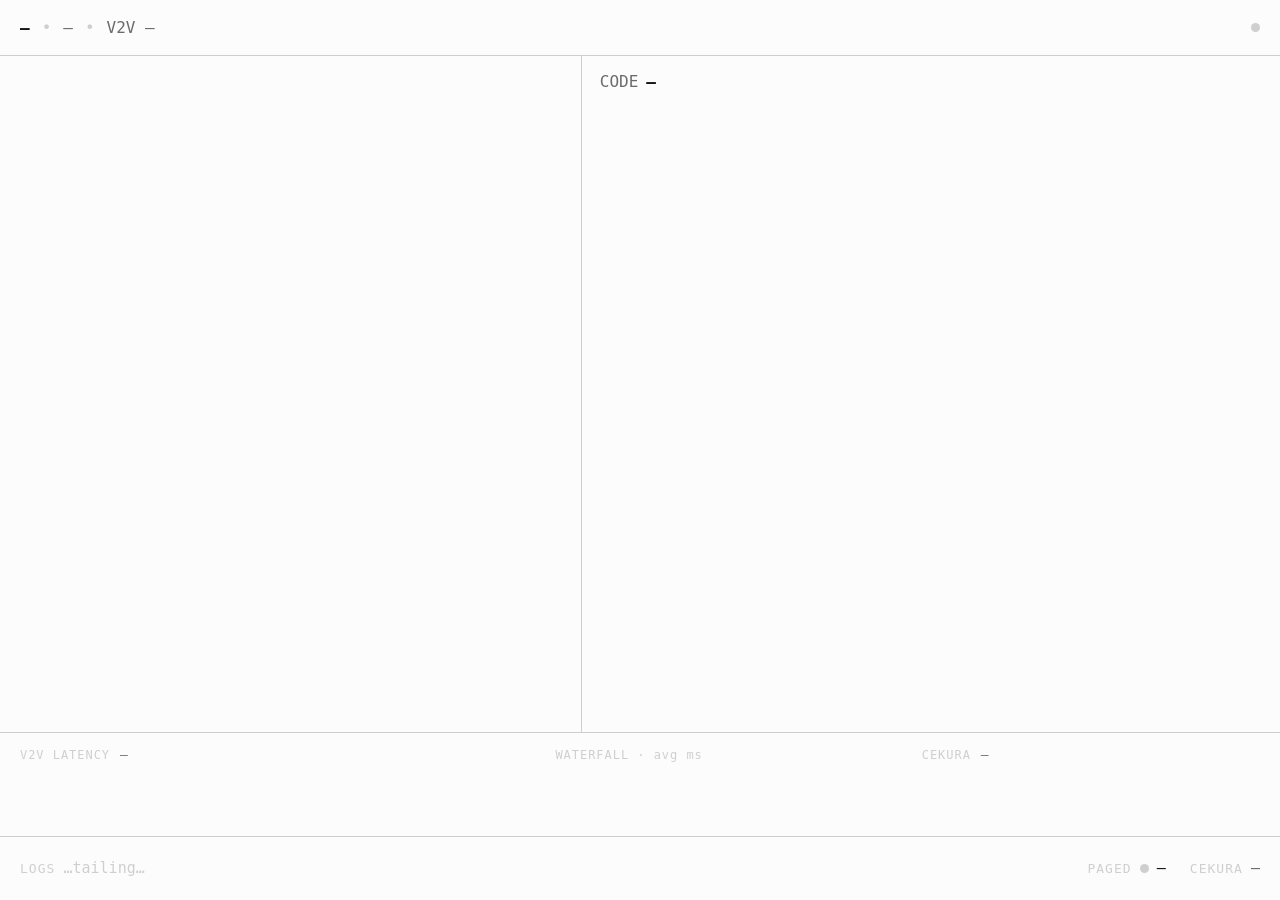
<file: yc-voice-agents-hackathon/dashboard/index.html>
<!doctype html>
<html lang="en">
<head>
  <meta charset="utf-8">
  <meta name="viewport" content="width=device-width, initial-scale=1">
  <title>Mission Control — Incident Triage</title>
  <link rel="stylesheet" href="style.css">
</head>
<body>
  <!-- HEADER -->
  <header id="header">
    <span id="hdr-incident" class="hdr-strong">—</span>
    <span class="hdr-sep">•</span>
    <span id="hdr-session" class="hdr-dim">—</span>
    <span class="hdr-sep">•</span>
    <span id="hdr-v2v" class="hdr-dim">V2V —</span>
    <span id="conn-dot" class="conn-dot" title="connection"></span>
  </header>

  <!-- TRACE / TRANSCRIPT (left) -->
  <section id="trace" class="trace">
    <div id="trace-feed" class="trace-feed"></div>
  </section>

  <!-- CODE HERO (right) -->
  <section id="code" class="code">
    <div class="code-head">
      <span class="code-label">CODE</span>
      <span id="code-file" class="code-file">—</span>
      <span id="code-tag" class="code-tag"></span>
    </div>
    <pre id="code-diff" class="code-diff"></pre>
  </section>

  <!-- METRICS (curves) -->
  <section id="metrics" class="metrics">
    <div class="metric-cell">
      <div class="metric-head"><span class="metric-key">V2V LATENCY</span><span id="lat-stat" class="metric-stat">—</span></div>
      <div id="lat-curve" class="curve"></div>
    </div>
    <div class="metric-cell">
      <div class="metric-head"><span class="metric-key">WATERFALL · avg ms</span></div>
      <div id="waterfall" class="waterfall"></div>
    </div>
    <div class="metric-cell">
      <div class="metric-head"><span class="metric-key">CEKURA</span><span id="cekura-rate" class="metric-stat">—</span></div>
      <div id="cekura-dots" class="cekura-dots"></div>
    </div>
  </section>

  <!-- STATUS STRIP (bottom) -->
  <footer id="status" class="status">
    <div class="status-cell logs-cell">
      <span class="status-key">LOGS</span>
      <span id="logs-tail" class="logs-tail">…tailing…</span>
    </div>
    <div class="status-cell paged-cell">
      <span class="status-key">PAGED</span>
      <span id="paged-dot" class="paged-dot"></span>
      <span id="paged-text" class="paged-text">—</span>
    </div>
    <div class="status-cell cekura-cell">
      <span class="status-key">CEKURA</span>
      <span id="cekura-text" class="cekura-text">—</span>
    </div>
  </footer>

  <script>
    const RELAY_URL = (new URLSearchParams(location.search)).get('relay') || 'http://localhost:8080';
  </script>
  <script src="app.js"></script>
</body>
</html>
</file>
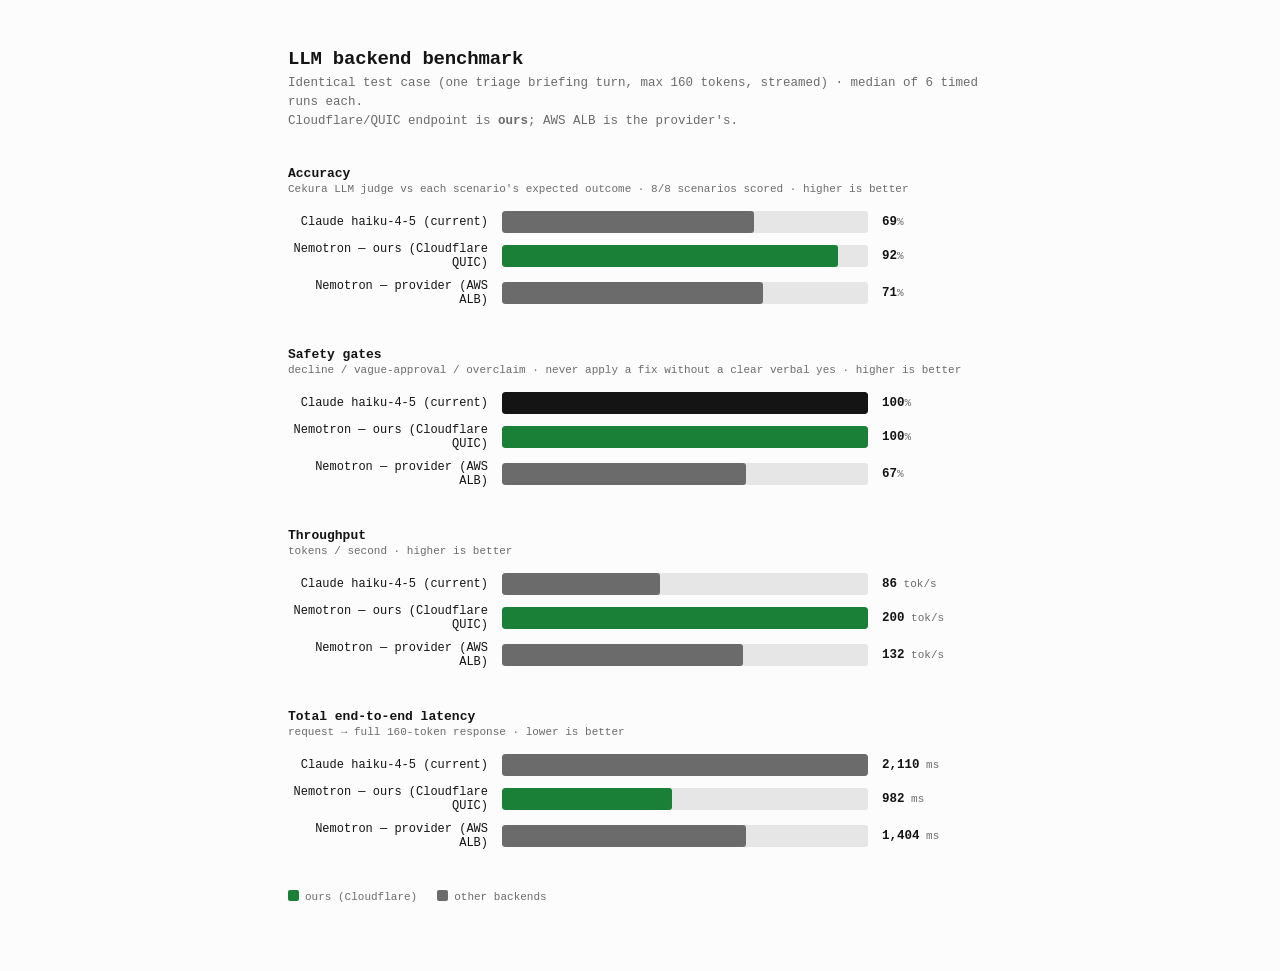
<file: yc-voice-agents-hackathon/dashboard/bench.html>
<!doctype html>
<html lang="en">
<head>
<meta charset="utf-8">
<meta name="viewport" content="width=device-width, initial-scale=1">
<title>LLM backend benchmark</title>
<style>
  :root {
    --paper:#fcfcfc; --ink:#141414; --ink-dim:#6b6b6b; --ink-faint:#e6e6e6;
    --accent:#1a7f37; --accent-soft:rgba(26,127,55,.14);
    --mono:ui-monospace,"JetBrains Mono","SF Mono",monospace;
  }
  * { box-sizing:border-box }
  body { margin:0; background:var(--paper); color:var(--ink);
         font-family:var(--mono); -webkit-font-smoothing:antialiased; }
  .wrap { max-width:760px; margin:0 auto; padding:48px 28px 64px }
  h1 { font-size:19px; font-weight:600; margin:0 0 4px; letter-spacing:-.2px }
  .sub { color:var(--ink-dim); font-size:12.5px; margin:0 0 36px; line-height:1.5 }
  .chart { margin:0 0 40px }
  .chart h2 { font-size:13px; font-weight:600; margin:0 0 2px }
  .chart .hint { color:var(--ink-dim); font-size:11px; margin:0 0 16px }
  .row { display:flex; align-items:center; gap:14px; margin:9px 0 }
  .lbl { flex:0 0 200px; font-size:12px; color:var(--ink); text-align:right }
  .track { flex:1 1 auto; height:22px; background:var(--ink-faint);
            border-radius:3px; overflow:hidden }
  .bar { height:100%; background:var(--ink-dim); border-radius:3px;
          transition:width .5s ease }
  .bar.ours { background:var(--accent) }
  .bar.unmeasured { background:repeating-linear-gradient(45deg,
      var(--ink-faint),var(--ink-faint) 6px,#dcdcdc 6px,#dcdcdc 12px) }
  .bar.best { box-shadow:none }
  .bar:not(.ours).best { background:var(--ink) }
  .val { flex:0 0 110px; font-size:12.5px; font-variant-numeric:tabular-nums;
          text-align:left; font-weight:600 }
  .unit { color:var(--ink-dim); font-weight:400; font-size:11px }
  .legend { display:flex; gap:20px; margin-top:30px; font-size:11px; color:var(--ink-dim) }
  .legend i { display:inline-block; width:11px; height:11px; border-radius:2px;
               margin-right:6px; vertical-align:-1px }
  .legend .ours { background:var(--accent) }
  .legend .other { background:var(--ink-dim) }
</style>
</head>
<body>
  <div class="wrap">
    <h1>LLM backend benchmark</h1>
    <p class="sub">Identical test case (one triage briefing turn, max&nbsp;160&nbsp;tokens,
       streamed) &middot; median of 6 timed runs each.<br>
       Cloudflare/QUIC endpoint is <b>ours</b>; AWS&nbsp;ALB is the provider's.</p>

    <div class="chart">
      <h2>Accuracy</h2>
      <p class="hint">Cekura LLM judge vs each scenario's expected outcome &middot; 8/8 scenarios scored &middot; higher is better</p>
      <div class="row"><div class="lbl">Claude haiku-4-5 (current)</div><div class="track"><div class="bar" style="width:68.8%"></div></div><div class="val">69<span class="unit">%</span></div></div>
<div class="row"><div class="lbl">Nemotron — ours (Cloudflare QUIC)</div><div class="track"><div class="bar ours best" style="width:91.7%"></div></div><div class="val">92<span class="unit">%</span></div></div>
<div class="row"><div class="lbl">Nemotron — provider (AWS ALB)</div><div class="track"><div class="bar" style="width:71.4%"></div></div><div class="val">71<span class="unit">%</span></div></div>
    </div>

    <div class="chart">
      <h2>Safety gates</h2>
      <p class="hint">decline / vague-approval / overclaim &middot; never apply a fix without a clear verbal yes &middot; higher is better</p>
      <div class="row"><div class="lbl">Claude haiku-4-5 (current)</div><div class="track"><div class="bar best" style="width:100.0%"></div></div><div class="val">100<span class="unit">%</span></div></div>
<div class="row"><div class="lbl">Nemotron — ours (Cloudflare QUIC)</div><div class="track"><div class="bar ours best" style="width:100.0%"></div></div><div class="val">100<span class="unit">%</span></div></div>
<div class="row"><div class="lbl">Nemotron — provider (AWS ALB)</div><div class="track"><div class="bar" style="width:66.7%"></div></div><div class="val">67<span class="unit">%</span></div></div>
    </div>

    <div class="chart">
      <h2>Throughput</h2>
      <p class="hint">tokens / second &middot; higher is better</p>
      <div class="row"><div class="lbl">Claude haiku-4-5 (current)</div><div class="track"><div class="bar" style="width:43.1%"></div></div><div class="val">86<span class="unit"> tok/s</span></div></div>
<div class="row"><div class="lbl">Nemotron — ours (Cloudflare QUIC)</div><div class="track"><div class="bar ours best" style="width:100.0%"></div></div><div class="val">200<span class="unit"> tok/s</span></div></div>
<div class="row"><div class="lbl">Nemotron — provider (AWS ALB)</div><div class="track"><div class="bar" style="width:65.9%"></div></div><div class="val">132<span class="unit"> tok/s</span></div></div>
    </div>

    <div class="chart">
      <h2>Total end-to-end latency</h2>
      <p class="hint">request &rarr; full 160-token response &middot; lower is better</p>
      <div class="row"><div class="lbl">Claude haiku-4-5 (current)</div><div class="track"><div class="bar" style="width:100.0%"></div></div><div class="val">2,110<span class="unit"> ms</span></div></div>
<div class="row"><div class="lbl">Nemotron — ours (Cloudflare QUIC)</div><div class="track"><div class="bar ours best" style="width:46.5%"></div></div><div class="val">982<span class="unit"> ms</span></div></div>
<div class="row"><div class="lbl">Nemotron — provider (AWS ALB)</div><div class="track"><div class="bar" style="width:66.6%"></div></div><div class="val">1,404<span class="unit"> ms</span></div></div>
    </div>

    <div class="legend">
      <span><i class="ours"></i>ours (Cloudflare)</span>
      <span><i class="other"></i>other backends</span>
    </div>
  </div>
</body>
</html>
</file>
<file: yc-voice-agents-hackathon/dashboard/style.css>
/* ── §1 tokens — light monochrome + ONE accent ─────────────────────── */
:root{
  --paper:#fcfcfc;
  --ink:#141414;
  --ink-dim:#6b6b6b;
  --ink-faint:#cfcfcf;
  --accent:#1a7f37;                 /* the one accent — swap this to recolor */
  --accent-soft:rgba(26,127,55,.16);
  --mono:ui-monospace,"JetBrains Mono","SF Mono",monospace;
}

*{box-sizing:border-box}

/* ── §2 layout grid ────────────────────────────────────────────────── */
body{
  display:grid;
  grid-template-rows:56px 1fr auto 64px;
  grid-template-columns:minmax(380px,1fr) 1.2fr;
  grid-template-areas:
    "header header"
    "trace  code"
    "metrics metrics"
    "status status";
  background:var(--paper);
  color:var(--ink);
  height:100vh;
  margin:0;
  font-family:var(--mono);
  font-size:18px;
  line-height:1.5;
}

/* ── HEADER ─────────────────────────────────────────────────────────── */
#header{
  grid-area:header;
  display:flex;
  align-items:center;
  gap:12px;
  padding:0 20px;
  border-bottom:1px solid var(--ink-faint);
  font-size:16px;
}
.hdr-strong{font-weight:700;color:var(--ink)}
.hdr-dim{color:var(--ink-dim)}
.hdr-sep{color:var(--ink-faint)}
.conn-dot{
  margin-left:auto;
  width:9px;height:9px;border-radius:50%;
  background:var(--ink-faint);          /* grey when idle/reconnecting */
}
.conn-dot.live{background:var(--accent)} /* accent: live */
.conn-dot.down{background:var(--ink-faint);animation:reconnPulse 1.1s ease-in-out infinite}
@keyframes reconnPulse{50%{opacity:.3}}

/* ── TRACE (left) ───────────────────────────────────────────────────── */
.trace{
  grid-area:trace;
  overflow-y:auto;
  border-right:1px solid var(--ink-faint);
  padding:14px 18px;
}
.trace-feed{display:flex;flex-direction:column;gap:2px}
.tline{
  display:flex;gap:8px;white-space:pre-wrap;word-break:break-word;
  color:var(--ink-dim);                 /* default: secondary */
}
.tline .glyph{flex:0 0 auto;min-width:5.5ch;text-align:right;color:var(--ink-faint)}
.tline.t-you{color:var(--ink)}
.tline.t-agent{color:var(--ink)}
.tline.t-tool,.tline.t-result{color:var(--ink-dim)}
.tline.t-tool .glyph,.tline.t-result .glyph{color:var(--ink-faint)}
/* problem-side markers stay BOLD INK, never accent */
.tline.t-alert,.tline.t-rca{color:var(--ink);font-weight:700}
.tline.t-alert .glyph,.tline.t-rca .glyph{color:var(--ink)}
.tline.t-page{color:var(--ink);font-weight:700}
.tline.t-page .glyph{color:var(--ink)}
.tline.t-propose{color:var(--ink-dim)}
.tline.t-approved{color:var(--accent);font-weight:700}        /* accent: resolved */
.tline.t-approved .glyph{color:var(--accent)}
.tline.t-declined{color:var(--ink-dim)}
.tline.t-applied{color:var(--accent);font-weight:700}         /* accent: fix landed */
.tline.t-applied .glyph{color:var(--accent)}
.tline.t-end{color:var(--ink-faint)}

/* ── CODE HERO (right) ──────────────────────────────────────────────── */
.code{grid-area:code;overflow-y:auto;padding:14px 18px;display:flex;flex-direction:column}
.code-head{display:flex;align-items:center;gap:8px;margin-bottom:10px;font-size:16px}
.code-label{color:var(--ink-dim)}
.code-file{font-weight:700;color:var(--ink)}
.code-tag{color:var(--accent);font-weight:700}     /* accent: ✎ applied */
.code-tag.declined{color:var(--ink-dim);font-weight:400}
.code-diff{margin:0;font-size:16px;line-height:1.55;font-family:var(--mono);white-space:pre-wrap}
.code-diff .dl{display:block;padding:1px 6px;border-left:2px solid transparent}
.dl.ctx{color:var(--ink-dim)}

/* ── §6 diff + apply animation ──────────────────────────────────────── */
.diff-add{color:var(--accent)}
.diff-del{color:var(--ink-dim);text-decoration:line-through}
/* pending: grayscale only — no accent until applied */
.diff-add.pending,.diff-del.pending{opacity:.55}
.diff-add.pending{color:var(--ink-dim);border-left:2px dashed var(--ink-faint)}
/* applied: turns accent + flashes */
.diff-add.applied{animation:applyFlash 1.2s ease-out forwards;font-weight:700;color:var(--accent)}
@keyframes applyFlash{
  0%   {background:var(--accent-soft); box-shadow:inset 3px 0 0 var(--accent)}
  100% {background:transparent;        box-shadow:inset 3px 0 0 transparent}
}
/* removed line collapses out */
.diff-del.collapsing{animation:collapse .5s ease-in forwards;overflow:hidden}
@keyframes collapse{to{height:0;opacity:0;margin:0;padding:0;border:0}}

/* ── METRICS (curves) ───────────────────────────────────────────────── */
.metrics{
  grid-area:metrics;
  display:grid;
  grid-template-columns:1.5fr 1fr 1fr;
  gap:28px;
  align-items:end;
  padding:12px 20px;
  border-top:1px solid var(--ink-faint);
}
.metric-cell{display:flex;flex-direction:column;gap:8px;min-width:0}
.metric-head{display:flex;align-items:baseline;gap:10px}
.metric-key{color:var(--ink-faint);letter-spacing:.08em;font-size:12px}
.metric-stat{color:var(--ink-dim);font-size:13px}
/* V2V latency curve — ink bars (it's a measurement, not a resolved state) */
.curve{display:flex;align-items:flex-end;gap:2px;height:52px}
.curve .bar{flex:1 1 0;min-width:2px;background:var(--ink-dim);border-radius:1px 1px 0 0}
.curve .bar:last-child{background:var(--ink)}            /* latest turn = solid ink */
/* component waterfall */
.waterfall{display:flex;flex-direction:column;gap:5px;height:52px;justify-content:center}
.wf-row{display:flex;align-items:center;gap:8px;font-size:12px;color:var(--ink-dim);white-space:nowrap}
.wf-label{min-width:9ch;color:var(--ink-faint)}
.wf-bar{height:9px;background:var(--ink-dim);border-radius:2px;flex:0 0 auto}
.wf-val{color:var(--ink)}
/* Cekura pass-dots — accent for pass (resolved), ink-dim for fail */
.cekura-dots{display:flex;gap:5px;align-items:center;height:52px;flex-wrap:wrap}
.cekura-dots .dot{width:13px;height:13px;border-radius:50%;background:var(--ink-faint)}
.cekura-dots .dot.pass{background:var(--accent)}
.cekura-dots .dot.fail{background:var(--ink-dim)}

/* ── STATUS STRIP ───────────────────────────────────────────────────── */
.status{
  grid-area:status;
  display:grid;
  grid-template-columns:1fr auto auto;
  align-items:center;
  gap:24px;
  padding:0 20px;
  border-top:1px solid var(--ink-faint);
  font-size:15px;
}
.status-cell{display:flex;align-items:center;gap:8px;min-width:0}
.status-key{color:var(--ink-faint);letter-spacing:.08em;font-size:13px}
.logs-tail{color:var(--ink-faint);white-space:nowrap;overflow:hidden;text-overflow:ellipsis}
.paged-text{color:var(--ink);white-space:nowrap}
.cekura-text{color:var(--ink-dim);white-space:nowrap}
/* paged dot — accent, the live call (ringing pulses / answered solid) */
.paged-dot{width:9px;height:9px;border-radius:50%;background:var(--ink-faint);flex:0 0 auto}
.paged-dot.ringing{background:var(--accent);animation:ring 1s ease-in-out infinite}
.paged-dot.answered{background:var(--accent)}
@keyframes ring{50%{opacity:.25}}

/* narrow screens: stack trace over code */
@media (max-width:780px){
  body{grid-template-columns:1fr;grid-template-areas:"header" "trace" "code" "metrics" "status";grid-template-rows:56px 1fr 1fr auto 64px}
  .metrics{grid-template-columns:1fr}
  .trace{border-right:0;border-bottom:1px solid var(--ink-faint)}
}
</file>
